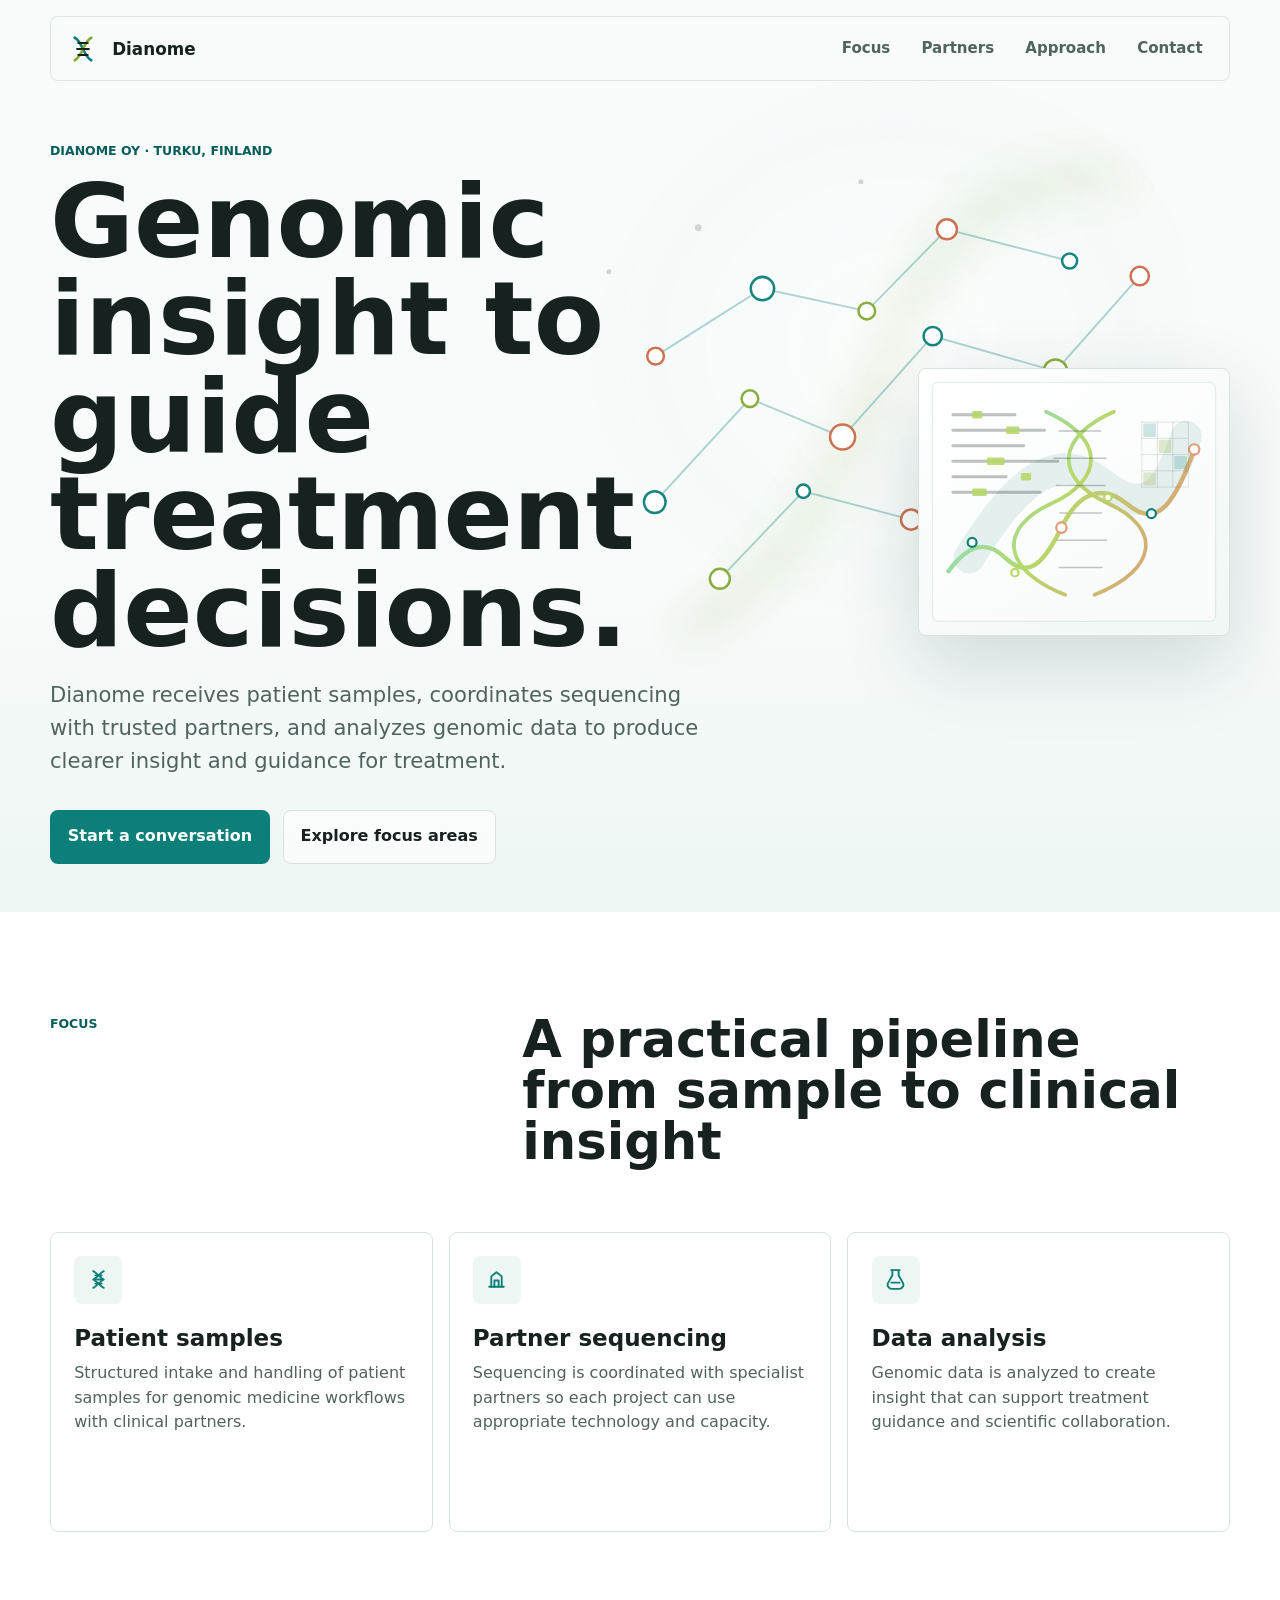
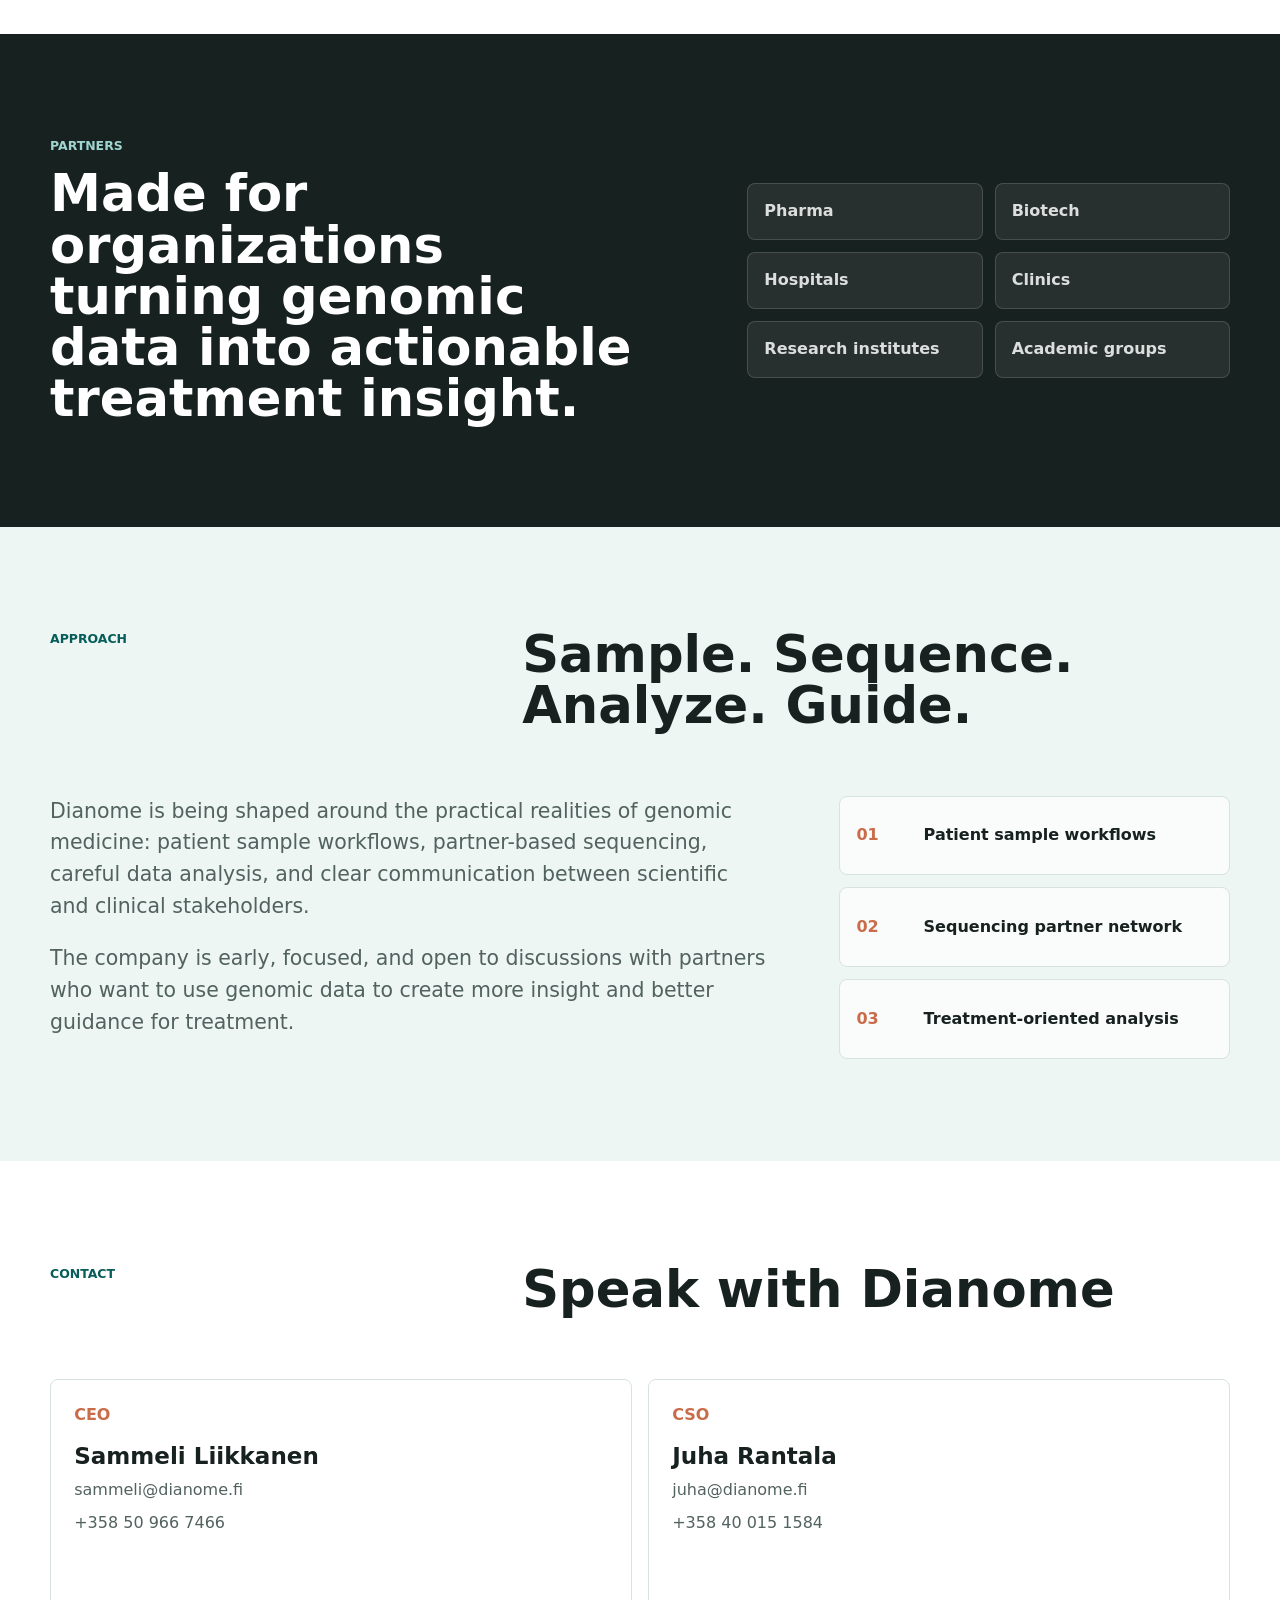
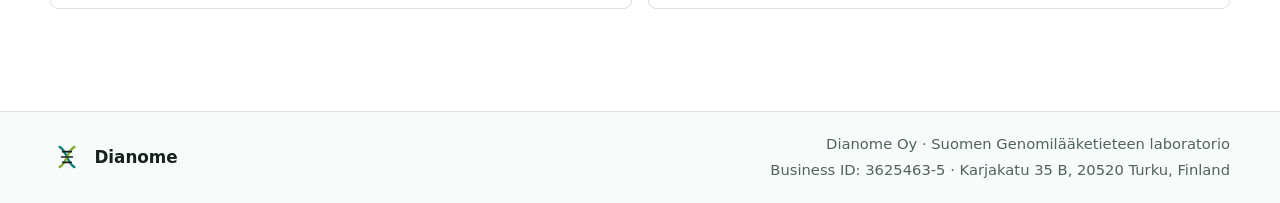
<file: index.html>
<!doctype html>
<html lang="en">
  <head>
    <meta charset="utf-8">
    <meta name="viewport" content="width=device-width, initial-scale=1">
    <title>Dianome Oy | Genomic medicine partnerships</title>
    <meta
      name="description"
      content="Dianome Oy is a Finnish genomic medicine company building partnerships across life sciences, healthcare, and translational research."
    >
    <meta name="theme-color" content="#f7fbfa">
    <meta property="og:title" content="Dianome Oy">
    <meta
      property="og:description"
      content="A Finnish genomic medicine company for clinical, research, and life science partners."
    >
    <meta property="og:type" content="website">
    <meta property="og:image" content="assets/og-dianome.svg">
    <link rel="icon" href="assets/favicon.svg" type="image/svg+xml">
    <link rel="stylesheet" href="styles.css">
    <script defer src="script.js"></script>
    <script type="application/ld+json">
      {
        "@context": "https://schema.org",
        "@type": "Organization",
        "name": "Dianome Oy",
        "alternateName": "Suomen Genomilääketieteen laboratorio",
        "url": "https://dianome.fi/",
        "taxID": "3625463-5",
        "email": "sammeli@dianome.fi",
        "telephone": "+358509667466",
        "address": {
          "@type": "PostalAddress",
          "streetAddress": "Karjakatu 35 B",
          "postalCode": "20520",
          "addressLocality": "Turku",
          "addressCountry": "FI"
        },
        "contactPoint": [
          {
            "@type": "ContactPoint",
            "name": "Sammeli Liikkanen",
            "jobTitle": "CEO",
            "email": "sammeli@dianome.fi",
            "telephone": "+358509667466"
          },
          {
            "@type": "ContactPoint",
            "name": "Juha Rantala",
            "jobTitle": "CSO",
            "email": "juha@dianome.fi",
            "telephone": "+358400151584"
          }
        ]
      }
    </script>
  </head>
  <body>
    <a class="skip-link" href="#main">Skip to content</a>

    <header class="site-header" data-header>
      <a class="brand" href="#top" aria-label="Dianome Oy home">
        <img src="assets/dianome-mark.svg" alt="" width="38" height="38">
        <span>Dianome</span>
      </a>
      <button class="nav-toggle" type="button" aria-expanded="false" aria-controls="site-nav" data-nav-toggle>
        <span class="visually-hidden">Menu</span>
        <span></span>
        <span></span>
        <span></span>
      </button>
      <nav class="site-nav" id="site-nav" data-nav>
        <a href="#focus">Focus</a>
        <a href="#partners">Partners</a>
        <a href="#approach">Approach</a>
        <a href="#contact">Contact</a>
      </nav>
    </header>

    <main id="main">
      <section class="hero" id="top" aria-labelledby="hero-title">
        <div class="hero-visual" aria-hidden="true">
          <img src="assets/genomic-constellation.svg" alt="">
        </div>
        <div class="hero-content">
          <p class="eyebrow">Dianome Oy · Turku, Finland</p>
          <h1 id="hero-title">Genomic insight to guide treatment decisions.</h1>
          <p class="hero-copy">
            Dianome receives patient samples, coordinates sequencing with trusted partners, and analyzes genomic data
            to produce clearer insight and guidance for treatment.
          </p>
          <div class="hero-actions" aria-label="Primary actions">
            <a class="button button-primary" href="mailto:sammeli@dianome.fi">Start a conversation</a>
            <a class="button button-secondary" href="#focus">Explore focus areas</a>
          </div>
        </div>
        <aside class="hero-panel scientific-panel" aria-label="Genomic analysis visual">
          <svg class="analysis-visual" viewBox="0 0 420 360" role="img" aria-labelledby="analysis-title analysis-desc">
            <title id="analysis-title">Genomic analysis visual</title>
            <desc id="analysis-desc">A stylized genomic analysis interface with sequence reads, a helix, signal traces, and variant points.</desc>
            <defs>
              <linearGradient id="signal-gradient" x1="42" x2="366" y1="92" y2="266" gradientUnits="userSpaceOnUse">
                <stop stop-color="#7FE0D6" />
                <stop offset="0.48" stop-color="#B7D86B" />
                <stop offset="1" stop-color="#E39A78" />
              </linearGradient>
              <linearGradient id="panel-glow" x1="72" x2="360" y1="42" y2="318" gradientUnits="userSpaceOnUse">
                <stop stop-color="#EAFBF8" stop-opacity="0.24" />
                <stop offset="1" stop-color="#B7D86B" stop-opacity="0.08" />
              </linearGradient>
            </defs>
            <rect class="analysis-field" x="18" y="18" width="384" height="324" rx="8" />
            <path class="analysis-glow" d="M68 256c68-112 122-146 178-102s88 25 116-63" />
            <g class="sequence-reads">
              <path d="M46 62h84" />
              <path d="M46 83h124" />
              <path d="M46 104h96" />
              <path d="M46 125h142" />
              <path d="M46 146h72" />
              <path d="M46 167h118" />
            </g>
            <g class="read-marks">
              <rect x="72" y="57" width="14" height="10" rx="2" />
              <rect x="118" y="78" width="18" height="10" rx="2" />
              <rect x="92" y="120" width="24" height="10" rx="2" />
              <rect x="138" y="141" width="14" height="10" rx="2" />
              <rect x="72" y="162" width="20" height="10" rx="2" />
            </g>
            <g class="helix">
              <path d="M172 58c78 34 82 90 8 124s-68 90 18 124" />
              <path d="M264 58c-78 34-82 90-8 124s68 90-18 124" />
              <path d="M190 84h56" />
              <path d="M183 121h70" />
              <path d="M186 158h66" />
              <path d="M191 195h56" />
              <path d="M184 232h70" />
              <path d="M190 269h58" />
            </g>
            <path class="signal-line" d="M40 274c28-38 52-42 77-18 30 29 51 10 76-41 23-48 55-60 89-32 37 31 61 10 91-74" />
            <g class="variant-points">
              <circle cx="72" cy="235" r="6" />
              <circle cx="130" cy="276" r="5" />
              <circle cx="193" cy="215" r="7" />
              <circle cx="256" cy="174" r="5" />
              <circle cx="315" cy="196" r="6" />
              <circle cx="373" cy="109" r="7" />
            </g>
            <g class="variant-grid">
              <path d="M302 72h62" />
              <path d="M302 94h62" />
              <path d="M302 116h62" />
              <path d="M302 138h62" />
              <path d="M302 160h62" />
              <path d="M302 72v88" />
              <path d="M323 72v88" />
              <path d="M344 72v88" />
              <path d="M365 72v88" />
            </g>
            <g class="variant-cells">
              <rect x="304" y="74" width="17" height="18" rx="2" />
              <rect x="325" y="96" width="17" height="18" rx="2" />
              <rect x="346" y="118" width="17" height="18" rx="2" />
              <rect x="304" y="140" width="17" height="18" rx="2" />
            </g>
          </svg>
        </aside>
      </section>

      <section class="section section-intro" id="focus" aria-labelledby="focus-title">
        <div class="section-heading">
          <p class="eyebrow">Focus</p>
          <h2 id="focus-title">A practical pipeline from sample to clinical insight</h2>
        </div>
        <div class="focus-grid">
          <article class="focus-card">
            <span class="icon" aria-hidden="true">
              <svg viewBox="0 0 24 24" role="img">
                <path d="M7 4c4 2 6 6 10 8-4 2-6 6-10 8" />
                <path d="M17 4c-4 2-6 6-10 8 4 2 6 6 10 8" />
                <path d="M9 8h6M8 12h8M9 16h6" />
              </svg>
            </span>
            <h3>Patient samples</h3>
            <p>Structured intake and handling of patient samples for genomic medicine workflows with clinical partners.</p>
          </article>
          <article class="focus-card">
            <span class="icon" aria-hidden="true">
              <svg viewBox="0 0 24 24" role="img">
                <path d="M5 19h14" />
                <path d="M7 19V9l5-4 5 4v10" />
                <path d="M10 19v-6h4v6" />
              </svg>
            </span>
            <h3>Partner sequencing</h3>
            <p>Sequencing is coordinated with specialist partners so each project can use appropriate technology and capacity.</p>
          </article>
          <article class="focus-card">
            <span class="icon" aria-hidden="true">
              <svg viewBox="0 0 24 24" role="img">
                <path d="M9 3v5l-4 7a4 4 0 0 0 3.5 6h7a4 4 0 0 0 3.5-6l-4-7V3" />
                <path d="M8 3h8" />
                <path d="M8 15h8" />
              </svg>
            </span>
            <h3>Data analysis</h3>
            <p>Genomic data is analyzed to create insight that can support treatment guidance and scientific collaboration.</p>
          </article>
        </div>
      </section>

      <section class="section partner-band" id="partners" aria-labelledby="partners-title">
        <div>
          <p class="eyebrow">Partners</p>
          <h2 id="partners-title">Made for organizations turning genomic data into actionable treatment insight.</h2>
        </div>
        <ul class="partner-list" aria-label="Partner types">
          <li>Pharma</li>
          <li>Biotech</li>
          <li>Hospitals</li>
          <li>Clinics</li>
          <li>Research institutes</li>
          <li>Academic groups</li>
        </ul>
      </section>

      <section class="section approach" id="approach" aria-labelledby="approach-title">
        <div class="section-heading">
          <p class="eyebrow">Approach</p>
          <h2 id="approach-title">Sample. Sequence. Analyze. Guide.</h2>
        </div>
        <div class="approach-layout">
          <div class="approach-copy">
            <p>
              Dianome is being shaped around the practical realities of genomic medicine: patient sample workflows,
              partner-based sequencing, careful data analysis, and clear communication between scientific and clinical
              stakeholders.
            </p>
            <p>
              The company is early, focused, and open to discussions with partners who want to use genomic data to
              create more insight and better guidance for treatment.
            </p>
          </div>
          <div class="principles" aria-label="Operating principles">
            <div>
              <span>01</span>
              <p>Patient sample workflows</p>
            </div>
            <div>
              <span>02</span>
              <p>Sequencing partner network</p>
            </div>
            <div>
              <span>03</span>
              <p>Treatment-oriented analysis</p>
            </div>
          </div>
        </div>
      </section>

      <section class="section contact-section" id="contact" aria-labelledby="contact-title">
        <div class="section-heading">
          <p class="eyebrow">Contact</p>
          <h2 id="contact-title">Speak with Dianome</h2>
        </div>
        <div class="contact-grid">
          <article class="contact-card">
            <p class="role">CEO</p>
            <h3>Sammeli Liikkanen</h3>
            <a href="mailto:sammeli@dianome.fi">sammeli@dianome.fi</a>
            <a href="tel:+358509667466">+358 50 966 7466</a>
          </article>
          <article class="contact-card">
            <p class="role">CSO</p>
            <h3>Juha Rantala</h3>
            <a href="mailto:juha@dianome.fi">juha@dianome.fi</a>
            <a href="tel:+358400151584">+358 40 015 1584</a>
          </article>
        </div>
      </section>
    </main>

    <footer class="site-footer">
      <a class="brand" href="#top" aria-label="Dianome Oy home">
        <img src="assets/dianome-mark.svg" alt="" width="34" height="34">
        <span>Dianome</span>
      </a>
      <div class="footer-details">
        <p>Dianome Oy · Suomen Genomilääketieteen laboratorio</p>
        <p>Business ID: 3625463-5 · Karjakatu 35 B, 20520 Turku, Finland</p>
      </div>
    </footer>
  </body>
</html>
</file>
<file: styles.css>
:root {
  --bg: #f7fbfa;
  --surface: #ffffff;
  --surface-soft: #edf6f3;
  --ink: #17211f;
  --muted: #52625f;
  --line: #d7e3df;
  --teal: #0b7f78;
  --teal-dark: #075d59;
  --green: #85a936;
  --coral: #c96c4a;
  --shadow: 0 24px 60px rgba(13, 51, 47, 0.12);
  --radius: 8px;
  --max: 1180px;
  color-scheme: light;
}

* {
  box-sizing: border-box;
}

html {
  scroll-behavior: smooth;
}

body {
  margin: 0;
  font-family:
    Inter, ui-sans-serif, system-ui, -apple-system, BlinkMacSystemFont, "Segoe UI",
    sans-serif;
  background: var(--bg);
  color: var(--ink);
  line-height: 1.55;
}

body.nav-open {
  overflow: hidden;
}

a {
  color: inherit;
  text-decoration: none;
}

img,
svg {
  display: block;
  max-width: 100%;
}

.skip-link {
  position: absolute;
  left: 1rem;
  top: 0.75rem;
  z-index: 20;
  transform: translateY(-160%);
  background: var(--ink);
  color: white;
  padding: 0.55rem 0.8rem;
  border-radius: var(--radius);
}

.skip-link:focus {
  transform: translateY(0);
}

.visually-hidden {
  position: absolute;
  width: 1px;
  height: 1px;
  padding: 0;
  margin: -1px;
  overflow: hidden;
  clip: rect(0, 0, 0, 0);
  white-space: nowrap;
  border: 0;
}

.site-header {
  position: fixed;
  inset: 0 0 auto;
  z-index: 10;
  display: flex;
  align-items: center;
  justify-content: space-between;
  width: min(calc(100% - 2rem), var(--max));
  margin: 1rem auto 0;
  padding: 0.7rem 0.8rem;
  border: 1px solid rgba(215, 227, 223, 0.86);
  border-radius: var(--radius);
  background: rgba(247, 251, 250, 0.86);
  backdrop-filter: blur(18px);
  transition: box-shadow 180ms ease, background 180ms ease;
}

.site-header.is-scrolled {
  background: rgba(255, 255, 255, 0.94);
  box-shadow: 0 14px 40px rgba(23, 33, 31, 0.08);
}

.brand {
  display: inline-flex;
  align-items: center;
  gap: 0.65rem;
  min-width: 0;
  font-weight: 760;
  font-size: 1.05rem;
}

.brand span {
  white-space: nowrap;
}

.site-nav {
  display: flex;
  align-items: center;
  gap: 0.25rem;
}

.site-nav a {
  padding: 0.55rem 0.85rem;
  border-radius: var(--radius);
  color: var(--muted);
  font-size: 0.94rem;
  font-weight: 650;
}

.site-nav a:hover,
.site-nav a:focus-visible {
  background: var(--surface-soft);
  color: var(--ink);
  outline: none;
}

.nav-toggle {
  display: none;
  width: 42px;
  height: 42px;
  border: 1px solid var(--line);
  border-radius: var(--radius);
  background: var(--surface);
  color: var(--ink);
  padding: 0;
}

.nav-toggle span:not(.visually-hidden) {
  display: block;
  width: 18px;
  height: 2px;
  margin: 4px auto;
  background: currentColor;
  border-radius: 99px;
}

.hero {
  position: relative;
  isolation: isolate;
  display: grid;
  grid-template-columns: minmax(0, 1.1fr) minmax(280px, 0.42fr);
  align-items: end;
  min-height: 92svh;
  padding: clamp(7rem, 11vw, 10rem) max(1rem, calc((100vw - var(--max)) / 2)) 3rem;
  gap: clamp(1.5rem, 4vw, 4rem);
  overflow: hidden;
}

.hero::before {
  content: "";
  position: absolute;
  inset: auto 0 0;
  height: 34%;
  z-index: -2;
  background: linear-gradient(0deg, rgba(237, 246, 243, 0.95), rgba(237, 246, 243, 0));
}

.hero-visual {
  position: absolute;
  inset: 5rem 0 auto auto;
  z-index: -1;
  width: min(60vw, 780px);
  opacity: 0.95;
}

.hero-content {
  max-width: 780px;
}

.eyebrow {
  margin: 0 0 0.8rem;
  color: var(--teal-dark);
  font-size: 0.78rem;
  font-weight: 800;
  text-transform: uppercase;
}

h1,
h2,
h3,
p {
  margin-top: 0;
}

h1 {
  max-width: 830px;
  margin-bottom: 1.25rem;
  font-size: clamp(3rem, 8vw, 7.4rem);
  line-height: 0.95;
  font-weight: 820;
}

h2 {
  margin-bottom: 0;
  font-size: clamp(2rem, 4vw, 4.4rem);
  line-height: 1;
  font-weight: 790;
}

h3 {
  margin-bottom: 0.55rem;
  font-size: clamp(1.2rem, 1.8vw, 1.55rem);
  line-height: 1.12;
}

.hero-copy {
  max-width: 670px;
  color: var(--muted);
  font-size: clamp(1.05rem, 1.65vw, 1.34rem);
}

.hero-actions {
  display: flex;
  flex-wrap: wrap;
  gap: 0.8rem;
  margin-top: 2rem;
}

.button {
  display: inline-flex;
  align-items: center;
  justify-content: center;
  min-height: 48px;
  padding: 0.85rem 1.05rem;
  border: 1px solid transparent;
  border-radius: var(--radius);
  font-weight: 760;
}

.button-primary {
  background: var(--teal);
  color: white;
}

.button-primary:hover,
.button-primary:focus-visible {
  background: var(--teal-dark);
}

.button-secondary {
  background: rgba(255, 255, 255, 0.7);
  border-color: var(--line);
  color: var(--ink);
}

.button-secondary:hover,
.button-secondary:focus-visible {
  background: white;
}

.hero-panel {
  padding: 1.25rem;
  border: 1px solid var(--line);
  border-radius: var(--radius);
  background: rgba(255, 255, 255, 0.78);
  box-shadow: var(--shadow);
  backdrop-filter: blur(16px);
}

.scientific-panel {
  align-self: center;
  padding: 0;
  overflow: hidden;
  background:
    linear-gradient(145deg, rgba(255, 255, 255, 0.92), rgba(237, 246, 243, 0.86)),
    var(--surface);
  box-shadow: 0 28px 80px rgba(13, 51, 47, 0.16);
}

.analysis-visual {
  width: 100%;
  aspect-ratio: 420 / 360;
}

.analysis-field {
  fill: rgba(255, 255, 255, 0.58);
  stroke: rgba(11, 127, 120, 0.18);
  stroke-width: 1;
}

.analysis-glow {
  fill: none;
  stroke: rgba(11, 127, 120, 0.1);
  stroke-width: 42;
  stroke-linecap: round;
}

.sequence-reads,
.helix,
.signal-line,
.variant-grid {
  fill: none;
  stroke-linecap: round;
  stroke-linejoin: round;
}

.sequence-reads {
  stroke: rgba(23, 33, 31, 0.28);
  stroke-width: 4;
}

.read-marks {
  fill: rgba(183, 216, 107, 0.9);
}

.helix path:nth-child(-n + 2) {
  fill: none;
  stroke: url("#signal-gradient");
  stroke-width: 5;
  stroke-linecap: round;
}

.helix path:nth-child(n + 3) {
  fill: none;
  stroke: rgba(23, 33, 31, 0.26);
  stroke-width: 2;
  stroke-linecap: round;
}

.signal-line {
  stroke: url("#signal-gradient");
  stroke-width: 6;
}

.variant-points {
  fill: var(--surface);
  stroke: var(--teal);
  stroke-width: 3;
}

.variant-points circle:nth-child(2n) {
  stroke: #b7d86b;
}

.variant-points circle:nth-child(3n) {
  stroke: #e39a78;
}

.variant-grid {
  stroke: rgba(23, 33, 31, 0.16);
  stroke-width: 1;
}

.variant-cells {
  fill: rgba(11, 127, 120, 0.2);
}

.variant-cells rect:nth-child(2n) {
  fill: rgba(133, 169, 54, 0.24);
}

.hero-panel p {
  color: var(--muted);
  margin-bottom: 1rem;
}

.hero-panel p:last-child {
  margin-bottom: 0;
}

.panel-label {
  color: var(--ink) !important;
  font-size: 0.78rem;
  font-weight: 820;
  text-transform: uppercase;
}

.section {
  padding: clamp(4rem, 8vw, 7rem) max(1rem, calc((100vw - var(--max)) / 2));
}

.section-heading {
  display: grid;
  grid-template-columns: minmax(0, 0.38fr) minmax(0, 0.62fr);
  gap: clamp(1rem, 3vw, 3rem);
  align-items: start;
  margin-bottom: clamp(2rem, 5vw, 4rem);
}

.section-intro {
  background: var(--surface);
}

.focus-grid {
  display: grid;
  grid-template-columns: repeat(3, minmax(0, 1fr));
  gap: 1rem;
}

.focus-card,
.contact-card {
  padding: clamp(1.1rem, 2vw, 1.45rem);
  border: 1px solid var(--line);
  border-radius: var(--radius);
  background: var(--surface);
}

.focus-card {
  min-height: 300px;
}

.focus-card p,
.approach-copy,
.contact-card a,
.site-footer p {
  color: var(--muted);
}

.icon {
  display: inline-grid;
  place-items: center;
  width: 48px;
  height: 48px;
  margin-bottom: 1.4rem;
  border-radius: var(--radius);
  background: var(--surface-soft);
  color: var(--teal);
}

.icon svg {
  width: 25px;
  height: 25px;
  fill: none;
  stroke: currentColor;
  stroke-width: 1.8;
  stroke-linecap: round;
  stroke-linejoin: round;
}

.partner-band {
  display: grid;
  grid-template-columns: minmax(0, 0.9fr) minmax(280px, 0.7fr);
  gap: clamp(2rem, 6vw, 5rem);
  align-items: center;
  background: #17211f;
  color: white;
}

.partner-band .eyebrow {
  color: #9fd6d1;
}

.partner-list {
  display: grid;
  grid-template-columns: repeat(2, minmax(0, 1fr));
  gap: 0.75rem;
  margin: 0;
  padding: 0;
  list-style: none;
}

.partner-list li {
  min-height: 54px;
  padding: 0.95rem 1rem;
  border: 1px solid rgba(255, 255, 255, 0.15);
  border-radius: var(--radius);
  background: rgba(255, 255, 255, 0.07);
  color: rgba(255, 255, 255, 0.84);
  font-weight: 720;
}

.approach {
  background: var(--surface-soft);
}

.approach-layout {
  display: grid;
  grid-template-columns: minmax(0, 0.78fr) minmax(280px, 0.42fr);
  gap: clamp(1.5rem, 5vw, 4rem);
}

.approach-copy {
  max-width: 720px;
  font-size: clamp(1.1rem, 1.6vw, 1.35rem);
}

.principles {
  display: grid;
  gap: 0.75rem;
}

.principles div {
  display: grid;
  grid-template-columns: 3.2rem 1fr;
  gap: 1rem;
  align-items: center;
  padding: 1rem;
  border: 1px solid var(--line);
  border-radius: var(--radius);
  background: rgba(255, 255, 255, 0.72);
}

.principles span {
  color: var(--coral);
  font-weight: 840;
}

.principles p {
  margin: 0;
  font-weight: 760;
}

.contact-section {
  background: var(--surface);
}

.contact-grid {
  display: grid;
  grid-template-columns: repeat(2, minmax(0, 1fr));
  gap: 1rem;
}

.contact-card {
  min-height: 230px;
}

.role {
  margin-bottom: 1rem;
  color: var(--coral);
  font-weight: 820;
}

.contact-card a {
  display: table;
  margin-top: 0.5rem;
}

.contact-card a:hover,
.contact-card a:focus-visible {
  color: var(--teal-dark);
  text-decoration: underline;
  text-underline-offset: 0.18em;
}

.site-footer {
  display: flex;
  align-items: center;
  justify-content: space-between;
  gap: 1.5rem;
  padding: 1.3rem max(1rem, calc((100vw - var(--max)) / 2));
  border-top: 1px solid var(--line);
  background: var(--bg);
}

.footer-details {
  display: grid;
  gap: 0.2rem;
}

.footer-details p {
  margin: 0;
  text-align: right;
  font-size: 0.92rem;
}

@media (max-width: 860px) {
  .site-header {
    width: calc(100% - 1rem);
    margin-top: 0.5rem;
  }

  .nav-toggle {
    display: block;
  }

  .site-nav {
    position: fixed;
    left: 0.5rem;
    right: 0.5rem;
    top: 4.75rem;
    display: grid;
    gap: 0.35rem;
    padding: 0.7rem;
    border: 1px solid var(--line);
    border-radius: var(--radius);
    background: white;
    box-shadow: var(--shadow);
    opacity: 0;
    pointer-events: none;
    transform: translateY(-0.5rem);
    transition: opacity 160ms ease, transform 160ms ease;
  }

  .site-nav.is-open {
    opacity: 1;
    pointer-events: auto;
    transform: translateY(0);
  }

  .site-nav a {
    padding: 0.85rem;
  }

  .hero {
    grid-template-columns: 1fr;
    min-height: auto;
    padding-top: 7rem;
  }

  .hero-visual {
    inset: 5rem -8rem auto auto;
    width: 560px;
    opacity: 0.75;
  }

  .hero-panel {
    max-width: 560px;
  }

  .section-heading,
  .partner-band,
  .approach-layout {
    grid-template-columns: 1fr;
  }

  .focus-grid,
  .contact-grid {
    grid-template-columns: 1fr;
  }

  .focus-card {
    min-height: 240px;
  }
}

@media (max-width: 560px) {
  h1 {
    font-size: clamp(2.45rem, 12vw, 3.05rem);
    line-height: 1.02;
  }

  .hero-actions,
  .button {
    width: 100%;
  }

  .partner-list {
    grid-template-columns: 1fr;
  }

  .site-footer {
    align-items: flex-start;
    flex-direction: column;
  }

  .site-footer p {
    text-align: left;
  }
}

@media (prefers-reduced-motion: reduce) {
  *,
  *::before,
  *::after {
    scroll-behavior: auto !important;
    transition-duration: 0.01ms !important;
    animation-duration: 0.01ms !important;
    animation-iteration-count: 1 !important;
  }
}
</file>
